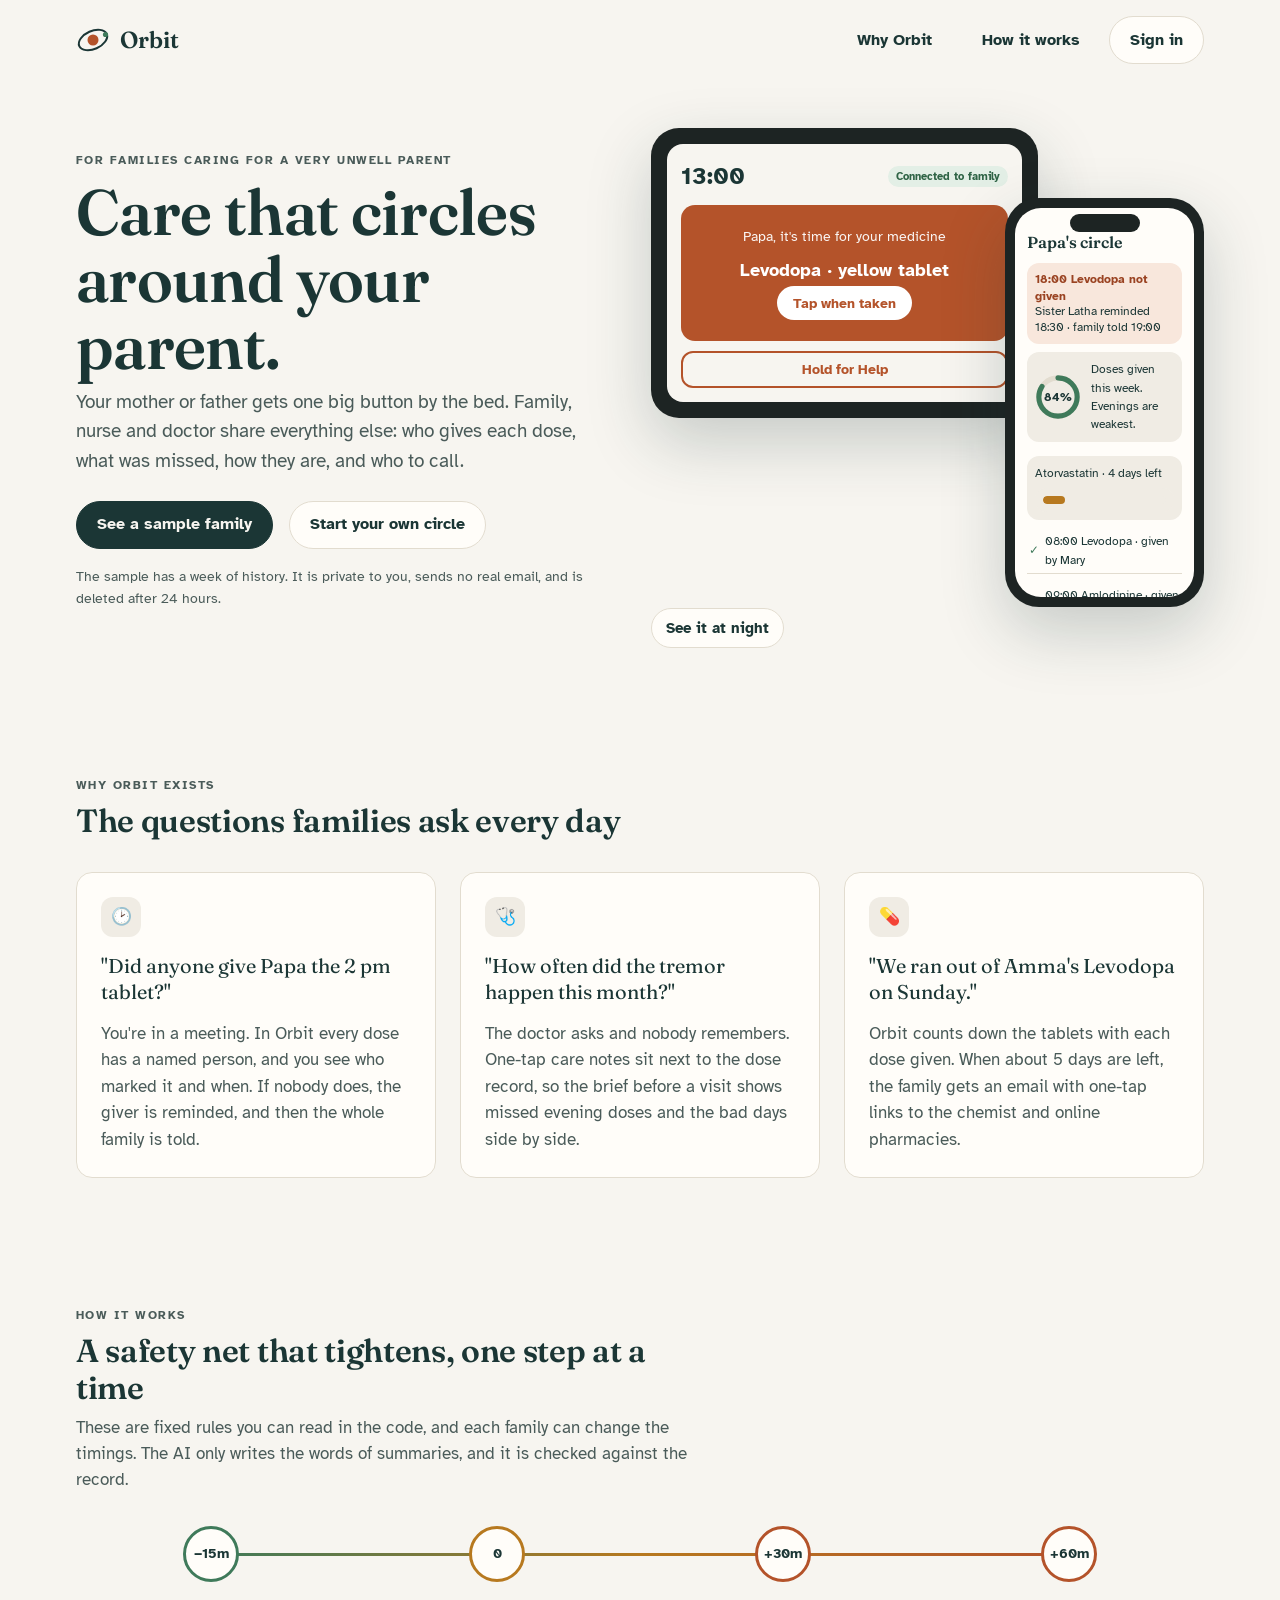
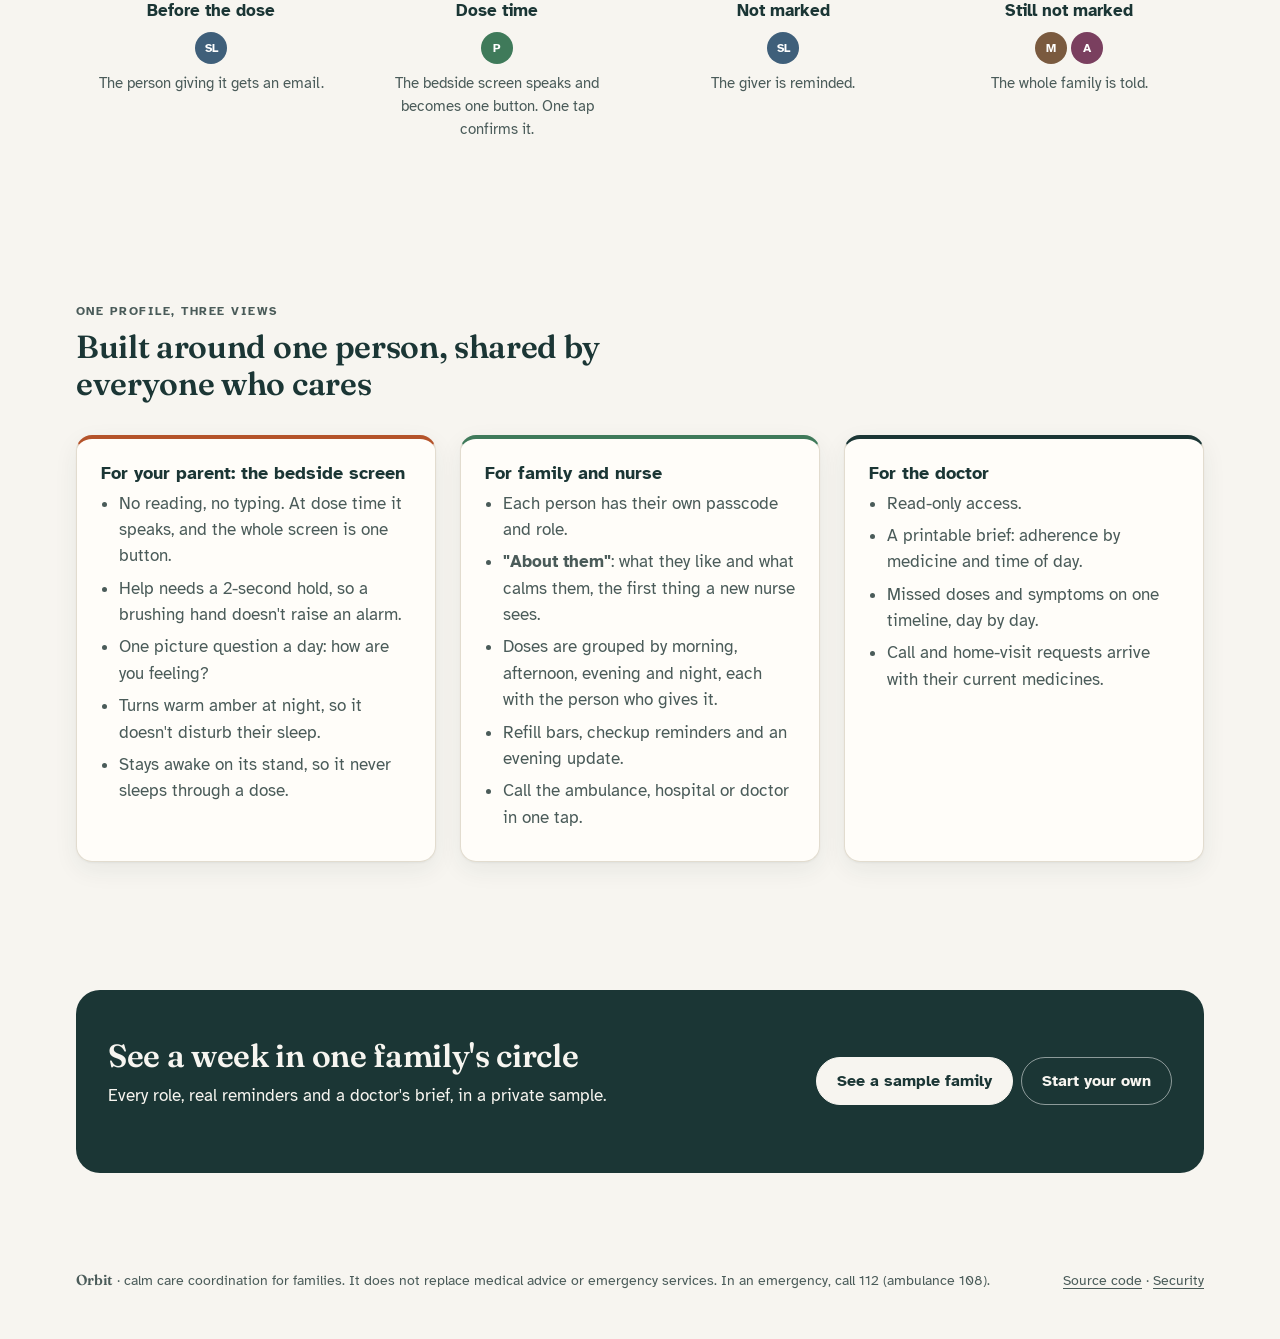
<file: static/index.html>
<!doctype html>
<html lang="en">
<head>
  <meta charset="utf-8">
  <meta name="viewport" content="width=device-width, initial-scale=1">
  <title>Orbit · care that circles around your parent</title>
  <meta name="description" content="Orbit keeps a very unwell parent at the centre: a one-button bedside screen for them, and a shared care circle for family, nurse and doctor.">
  <meta property="og:title" content="Orbit · care that circles around your parent">
  <meta property="og:description" content="A one-button bedside screen for a very unwell parent, and one shared record for family, nurse and doctor.">
  <meta property="og:type" content="website">
  <meta property="og:image" content="https://orbit-care.onrender.com/static/og.png">
  <meta name="twitter:card" content="summary_large_image">
  <meta name="theme-color" content="#1b3635">
  <link rel="manifest" href="/static/manifest.json">
  <link rel="preconnect" href="https://fonts.googleapis.com">
  <link rel="preconnect" href="https://fonts.gstatic.com" crossorigin>
  <link rel="stylesheet" href="https://fonts.googleapis.com/css2?family=Atkinson+Hyperlegible:wght@400;700&family=Fraunces:opsz,wght@9..144,500;9..144,600&display=swap">
  <link rel="stylesheet" href="/static/css/orbit.css">
  <link rel="icon" href="/static/favicon.svg" type="image/svg+xml">
</head>
<body>
<a class="skip" href="#main">Skip to content</a>
<div class="wrap">
  <header class="topbar">
    <a class="brand" href="/" aria-label="Orbit home">
      <svg viewBox="0 0 34 34" aria-hidden="true"><ellipse cx="17" cy="17" rx="15" ry="9" fill="none" stroke="currentColor" stroke-width="2" transform="rotate(-24 17 17)"/><circle cx="17" cy="17" r="5.5" fill="#b4532a"/><circle cx="29.5" cy="11.5" r="2.6" fill="#3f7a5a"/></svg>
      Orbit
    </a>
    <nav class="nav" aria-label="Main">
      <a class="btn btn-ghost hide-sm" href="#why">Why Orbit</a>
      <a class="btn btn-ghost hide-sm" href="#how">How it works</a>
      <button type="button" class="btn" data-open="signin-dialog">Sign in</button>
    </nav>
  </header>

  <main id="main">
    <section class="hero" aria-labelledby="headline">
      <div>
        <p class="eyebrow">For families caring for a very unwell parent</p>
        <h1 id="headline">Care that circles around your parent.</h1>
        <p class="lede">Your mother or father gets one big button by the bed. Family, nurse and doctor share everything else: who gives each dose, what was missed, how they are, and who to call.</p>
        <div class="hero-actions">
          <button id="try-demo" class="btn btn-primary" type="button">See a sample family</button>
          <button type="button" class="btn" data-open="start-dialog">Start your own circle</button>
        </div>
        <p class="muted small">The sample has a week of history. It is private to you, sends no real email, and is deleted after 24 hours.</p>
      </div>

      <div class="devices" aria-label="Orbit on a bedside tablet and on a family member's phone">
        <div class="tablet" id="preview-tablet" aria-hidden="true">
          <div class="screen">
            <div class="top"><span class="clock" id="preview-clock">13:00</span><span class="status">Connected to family</span></div>
            <div class="take">
              <span class="who">Papa, it's time for your medicine</span>
              <svg width="56" height="40" viewBox="0 0 56 40" aria-hidden="true"><ellipse cx="28" cy="20" rx="25" ry="16" fill="#f6d36b" stroke="#fff" stroke-width="3"/><path d="M16 20h24" stroke="#c9a23c" stroke-width="2.5" stroke-linecap="round"/></svg>
              <span class="med">Levodopa · yellow tablet</span>
              <span class="cta">Tap when taken</span>
            </div>
            <div class="helpline">Hold for Help</div>
          </div>
        </div>
        <div class="phone" aria-hidden="true">
          <span class="notch"></span>
          <div class="screen">
            <div class="ptitle">Papa's circle</div>
            <div class="alert"><strong>18:00 Levodopa not given</strong> <span>Sister Latha reminded 18:30 · family told 19:00</span></div>
            <div class="ring">
              <svg viewBox="0 0 36 36"><circle cx="18" cy="18" r="15" fill="none" stroke="#e2dccf" stroke-width="4"/><circle cx="18" cy="18" r="15" fill="none" stroke="#3f7a5a" stroke-width="4" stroke-dasharray="79 95" stroke-linecap="round" transform="rotate(-90 18 18)"/><text x="18" y="21.5" text-anchor="middle" font-size="9" font-weight="700" fill="#1b3635">84%</text></svg>
              <span>Doses given this week. Evenings are weakest.</span>
            </div>
            <div class="supply">Atorvastatin · 4 days left<div class="supply"><div class="track"><div class="fill low preview-fill"></div></div></div></div>
            <div class="row-done"><b>✓</b> 08:00 Levodopa · given by Mary</div>
            <div class="row-done"><b>✓</b> 09:00 Amlodipine · given by Mary</div>
            <div class="row-done"><b>✓</b> 13:00 Levodopa · given by Latha</div>
          </div>
        </div>
        <button type="button" class="btn btn-sm toggle-night" id="toggle-night" aria-pressed="false">See it at night</button>
      </div>
    </section>

    <section class="section reveal" id="why" aria-labelledby="moments-title">
      <div class="section-head">
        <p class="eyebrow">Why Orbit exists</p>
        <h2 id="moments-title">The questions families ask every day</h2>
      </div>
      <div class="moments">
        <article class="moment">
          <div class="ico" aria-hidden="true">🕑</div>
          <p class="q">"Did anyone give Papa the 2 pm tablet?"</p>
          <p class="a">You're in a meeting. In Orbit every dose has a named person, and you see who marked it and when. If nobody does, the giver is reminded, and then the whole family is told.</p>
        </article>
        <article class="moment">
          <div class="ico" aria-hidden="true">🩺</div>
          <p class="q">"How often did the tremor happen this month?"</p>
          <p class="a">The doctor asks and nobody remembers. One-tap care notes sit next to the dose record, so the brief before a visit shows missed evening doses and the bad days side by side.</p>
        </article>
        <article class="moment">
          <div class="ico" aria-hidden="true">💊</div>
          <p class="q">"We ran out of Amma's Levodopa on Sunday."</p>
          <p class="a">Orbit counts down the tablets with each dose given. When about 5 days are left, the family gets an email with one-tap links to the chemist and online pharmacies.</p>
        </article>
      </div>
    </section>

    <section class="section reveal" id="how" aria-labelledby="how-title">
      <div class="section-head">
        <p class="eyebrow">How it works</p>
        <h2 id="how-title">A safety net that tightens, one step at a time</h2>
        <p class="muted">These are fixed rules you can read in the code, and each family can change the timings. The AI only writes the words of summaries, and it is checked against the record.</p>
      </div>
      <ol class="timeline" aria-label="What happens around one dose">
        <li class="node">
          <div class="dot">−15m</div>
          <div class="when">Before the dose</div>
          <div class="who"><span class="avatar av-2" title="Sister Latha, the nurse who gives this dose">SL</span></div>
          <p>The person giving it gets an email.</p>
        </li>
        <li class="node">
          <div class="dot">0</div>
          <div class="when">Dose time</div>
          <div class="who"><span class="avatar av-0" title="Papa, at the bedside">P</span></div>
          <p>The bedside screen speaks and becomes one button. One tap confirms it.</p>
        </li>
        <li class="node">
          <div class="dot">+30m</div>
          <div class="when">Not marked</div>
          <div class="who"><span class="avatar av-2" title="Sister Latha is reminded">SL</span></div>
          <p>The giver is reminded.</p>
        </li>
        <li class="node">
          <div class="dot">+60m</div>
          <div class="when">Still not marked</div>
          <div class="who"><span class="avatar av-1" title="Mary, his wife">M</span><span class="avatar av-3" title="Arun, his son">A</span></div>
          <p>The whole family is told.</p>
        </li>
      </ol>
    </section>

    <section class="section reveal" aria-labelledby="roles-title">
      <div class="section-head">
        <p class="eyebrow">One profile, three views</p>
        <h2 id="roles-title">Built around one person, shared by everyone who cares</h2>
      </div>
      <div class="roles">
        <article class="card role him">
          <h3>For your parent: the bedside screen</h3>
          <ul>
            <li>No reading, no typing. At dose time it speaks, and the whole screen is one button.</li>
            <li>Help needs a 2-second hold, so a brushing hand doesn't raise an alarm.</li>
            <li>One picture question a day: how are you feeling?</li>
            <li>Turns warm amber at night, so it doesn't disturb their sleep.</li>
            <li>Stays awake on its stand, so it never sleeps through a dose.</li>
          </ul>
        </article>
        <article class="card role circle">
          <h3>For family and nurse</h3>
          <ul>
            <li>Each person has their own passcode and role.</li>
            <li><strong>"About them"</strong>: what they like and what calms them, the first thing a new nurse sees.</li>
            <li>Doses are grouped by morning, afternoon, evening and night, each with the person who gives it.</li>
            <li>Refill bars, checkup reminders and an evening update.</li>
            <li>Call the ambulance, hospital or doctor in one tap.</li>
          </ul>
        </article>
        <article class="card role">
          <h3>For the doctor</h3>
          <ul>
            <li>Read-only access.</li>
            <li>A printable brief: adherence by medicine and time of day.</li>
            <li>Missed doses and symptoms on one timeline, day by day.</li>
            <li>Call and home-visit requests arrive with their current medicines.</li>
          </ul>
        </article>
      </div>
    </section>

    <section class="section reveal" aria-label="Get started">
      <div class="cta-band">
        <div>
          <h2>See a week in one family's circle</h2>
          <p>Every role, real reminders and a doctor's brief, in a private sample.</p>
        </div>
        <div class="row">
          <button type="button" class="btn" id="try-demo-2">See a sample family</button>
          <button type="button" class="btn btn-outline" data-open="start-dialog">Start your own</button>
        </div>
      </div>
    </section>
  </main>

  <footer>
    <div class="spread">
      <span><strong class="serif">Orbit</strong> · calm care coordination for families. It does not replace medical advice or emergency services. In an emergency, call 112 (ambulance 108).</span>
      <span><a href="https://github.com/JannetEkka/orbit-care">Source code</a> · <a href="https://github.com/JannetEkka/orbit-care#security">Security</a></span>
    </div>
  </footer>
</div>

<dialog id="signin-dialog" aria-labelledby="signin-title">
  <form id="signin" novalidate>
    <div class="dialog-head">
      <h2 id="signin-title">Sign in</h2>
      <button type="button" class="close btn-ghost" data-close aria-label="Close">✕</button>
    </div>
    <p class="muted">Each person in the circle has their own passcode.</p>
    <label for="login-code">Orbit code</label>
    <input id="login-code" name="orbit_code" autocomplete="username" maxlength="8" autocapitalize="characters" required>
    <label for="login-pass">Your passcode</label>
    <input id="login-pass" name="passcode" type="password" inputmode="numeric" autocomplete="current-password" maxlength="12" required>
    <p class="error" id="login-error" role="alert"></p>
    <div class="form-actions"><button class="btn btn-primary btn-block" type="submit">Sign in</button></div>
  </form>
</dialog>

<dialog id="start-dialog" aria-labelledby="start-title">
  <form id="start" novalidate>
    <div class="dialog-head">
      <h2 id="start-title">Start a circle</h2>
      <button type="button" class="close btn-ghost" data-close aria-label="Close">✕</button>
    </div>
    <div class="steps" aria-hidden="true"><span class="on"></span><span></span><span></span></div>
    <p class="sr-only" id="step-label" aria-live="polite">Step 1 of 3</p>

    <div data-step="1">
      <h3>Who are we caring for?</h3>
      <label for="start-elder">Their name</label>
      <input id="start-elder" name="elder_name" placeholder="e.g. Mrs. Rao or Mr. Thomas" maxlength="80" required>
      <p class="hint">Later you can add what they like to be called, such as "Amma" or "Papa".</p>
    </div>
    <div data-step="2" class="hidden">
      <h3>You lead the circle</h3>
      <label for="start-you">Your name</label>
      <input id="start-you" name="your_name" maxlength="80" autocomplete="name" required>
      <label for="start-email">Your email</label>
      <input id="start-email" name="your_email" type="email" maxlength="254" autocomplete="email">
      <p class="hint">Reminders and missed-dose alerts come here.</p>
    </div>
    <div data-step="3" class="hidden">
      <h3>Choose your passcode</h3>
      <label for="start-pass">6 to 12 digits, only for you</label>
      <input id="start-pass" name="passcode" type="password" inputmode="numeric" autocomplete="new-password" maxlength="12" required>
      <div class="pin" aria-hidden="true" id="pin-dots"></div>
      <p class="hint">Not a simple run like 123456. Each person you add later gets their own.</p>
    </div>
    <div data-step="done" class="hidden">
      <h3>Your circle is ready</h3>
      <p>Your orbit code is</p>
      <p><span class="bigcode" id="new-code"></span></p>
      <p class="muted">Share the code with family, the nurse and the doctor. Then add each of them under People &amp; settings with their own passcode.</p>
    </div>

    <p class="error" id="start-error" role="alert"></p>
    <div class="form-actions">
      <button type="button" class="btn" id="step-back">Back</button>
      <button type="submit" class="btn btn-primary" id="step-next">Next</button>
    </div>
  </form>
</dialog>

<dialog id="demo-dialog" aria-labelledby="demo-title">
  <div class="dialog-head">
    <h2 id="demo-title">Papa's circle is ready</h2>
    <button type="button" class="close btn-ghost" data-close aria-label="Close">✕</button>
  </div>
  <p>This sample is Papa (Mr. Thomas), who has Parkinson's. You are signed in as <strong>Mary, his wife</strong>. Orbit code <code class="bigcode" id="demo-code"></code></p>
  <p class="muted small">Switch between every view in one tap from the bar at the bottom of the sample. The passcodes, if you want them:</p>
  <div class="codes" id="demo-codes"></div>
  <div class="form-actions">
    <a class="btn btn-primary" href="/circle">Open Mary's view</a>
    <a class="btn" href="/bedside">See Papa's bedside screen</a>
    <button type="button" class="btn" id="demo-doctor">See the doctor's brief</button>
  </div>
</dialog>

<script src="/static/js/common.js"></script>
<script src="/static/js/index.js"></script>
</body>
</html>
</file>
<file: static/css/orbit.css>
/* Orbit design system
   Warm home, not hospital. Cream paper, forest-slate ink, sage for "done", terracotta for
   "needs someone now" (the only alarm colour). 8pt spacing, 3 elevations, fixed radii. */
:root {
  --bg: #f7f5f0;
  --surface: #fffdf9;
  --surface-2: #f0ece4;
  --ink: #1b3635;
  --ink-2: #4a5b59;
  --line: #e2dccf;
  --sage: #3f7a5a;
  --sage-soft: #e3efe6;
  --terra: #b4532a;
  --terra-soft: #f8e7dc;
  --amber: #b7791f;
  --amber-soft: #f8edd5;
  /* text-safe shades: every pairing below is at least 4.5:1 (WCAG AA) */
  --terra-text: #9a4322;
  --sage-text: #2f6446;
  --amber-text: #8a5a12;
  /* fills that carry white text: at least 4.5:1 in both themes */
  --terra-strong: #b4532a;
  --sage-strong: #3f7a5a;
  --focus: #2459c4;

  --s1: 8px; --s2: 16px; --s3: 24px; --s4: 32px; --s6: 48px; --s8: 64px;
  --r-card: 16px; --r-ctl: 12px; --r-pill: 999px;
  --e1: 0 1px 2px rgba(27, 54, 53, .06);
  --e2: 0 1px 2px rgba(27, 54, 53, .05), 0 8px 24px rgba(27, 54, 53, .07);
  --e3: 0 24px 64px rgba(27, 54, 53, .22);

  --serif: "Fraunces", Georgia, "Times New Roman", serif;
  --sans: "Atkinson Hyperlegible", "Segoe UI", system-ui, -apple-system, Roboto, Arial, sans-serif;
  color-scheme: light;
}
@media (prefers-color-scheme: dark) {
  :root:not([data-theme="light"]) {
    --bg: #121a19; --surface: #1a2423; --surface-2: #22302e; --ink: #eef2ee; --ink-2: #b4c2bf; --line: #2f3e3c;
    --sage: #7cc39a; --sage-soft: #1e3328; --terra: #f0956b; --terra-soft: #3a2419; --amber: #e8b35a; --amber-soft: #36291a;
    --terra-text: #f0956b; --sage-text: #7cc39a; --amber-text: #e8b35a;
    --terra-strong: #9a4322; --sage-strong: #2f6446;
    --focus: #8fb2ff; color-scheme: dark;
  }
}
:root[data-theme="dark"] {
  --bg: #121a19; --surface: #1a2423; --surface-2: #22302e; --ink: #eef2ee; --ink-2: #b4c2bf; --line: #2f3e3c;
  --sage: #7cc39a; --sage-soft: #1e3328; --terra: #f0956b; --terra-soft: #3a2419; --amber: #e8b35a; --amber-soft: #36291a;
  --terra-text: #f0956b; --sage-text: #7cc39a; --amber-text: #e8b35a;
  --terra-strong: #9a4322; --sage-strong: #2f6446;
  --focus: #8fb2ff; color-scheme: dark;
}

/* ---------- base ---------- */
* { box-sizing: border-box; }
html { -webkit-text-size-adjust: 100%; scroll-behavior: smooth; }
body { margin: 0; background: var(--bg); color: var(--ink); font: 17px/1.55 var(--sans); }
a { color: inherit; text-underline-offset: 3px; }
h1, h2, h3 { margin: 0 0 var(--s1); line-height: 1.15; }
h1, h2, .serif { font-family: var(--serif); font-weight: 600; letter-spacing: -.01em; }
h1 { font-size: clamp(2.4rem, 6vw, 4rem); line-height: 1.05; }
h2 { font-size: clamp(1.5rem, 3vw, 2rem); }
h3 { font-size: 1.1rem; font-family: var(--sans); font-weight: 700; }
p { margin: 0 0 var(--s2); }
.muted { color: var(--ink-2); }
.small { font-size: .9rem; }
.hidden { display: none !important; }
.sr-only { position: absolute; width: 1px; height: 1px; overflow: hidden; clip: rect(0 0 0 0); white-space: nowrap; }
.skip { position: absolute; left: -999px; top: 0; background: var(--surface); padding: var(--s1) var(--s2); z-index: 100; }
.skip:focus { left: var(--s2); }
:focus-visible { outline: 3px solid var(--focus); outline-offset: 3px; border-radius: 8px; }
.wrap { max-width: 1160px; margin: 0 auto; padding: 0 var(--s2); }
.eyebrow { text-transform: uppercase; letter-spacing: .12em; font-size: .78rem; font-weight: 700; color: var(--ink-2); margin-bottom: var(--s1); }

/* ---------- surfaces ---------- */
.card { background: var(--surface); border: 1px solid var(--line); border-radius: var(--r-card); box-shadow: var(--e2); padding: var(--s3); }
.card.flat { box-shadow: none; }
.grid { display: grid; gap: var(--s3); }
.row { display: flex; gap: var(--s1); flex-wrap: wrap; align-items: center; }
.spread { display: flex; justify-content: space-between; align-items: center; gap: var(--s2); flex-wrap: wrap; }
.stack > * + * { margin-top: var(--s2); }

/* ---------- controls ---------- */
button, .btn {
  font: inherit; font-weight: 700; font-size: 1rem; border-radius: var(--r-pill); border: 1.5px solid var(--line);
  background: var(--surface); color: var(--ink); padding: 10px 20px; min-height: 48px; cursor: pointer;
  text-decoration: none; display: inline-flex; align-items: center; justify-content: center; gap: var(--s1);
  transition: transform .12s ease, background-color .2s ease, border-color .2s ease, box-shadow .2s ease;
}
button:hover, .btn:hover { border-color: var(--ink-2); }
button:active, .btn:active { transform: scale(.98); }
button[disabled] { opacity: .55; cursor: not-allowed; }
.btn-primary { background: var(--ink); color: var(--bg); border-color: var(--ink); }
.btn-primary:hover { box-shadow: var(--e2); border-color: var(--ink); }
.btn-terra { background: var(--terra-strong); color: #fff; border-color: var(--terra-strong); }
.btn-sage { background: var(--sage-strong); color: #fff; border-color: var(--sage-strong); }
.btn-ghost { background: transparent; border-color: transparent; }
.btn-ghost:hover { background: var(--surface-2); border-color: transparent; }
.btn-sm { min-height: 40px; padding: 6px 14px; font-size: .92rem; }
.btn-block { width: 100%; }
label { display: block; font-weight: 700; margin: var(--s2) 0 6px; }
input, select, textarea {
  font: inherit; width: 100%; padding: 12px 14px; border-radius: var(--r-ctl); border: 1.5px solid var(--line);
  background: var(--surface); color: var(--ink); min-height: 48px;
}
input:focus, select:focus, textarea:focus { border-color: var(--ink-2); }
textarea { min-height: 96px; resize: vertical; }
fieldset { border: 1.5px solid var(--line); border-radius: var(--r-ctl); padding: var(--s1) var(--s2) var(--s2); margin: var(--s2) 0 0; }
legend { font-weight: 700; padding: 0 6px; }
.form-actions { margin-top: var(--s3); display: flex; gap: var(--s1); flex-wrap: wrap; }
.error { color: var(--terra-text); font-weight: 700; min-height: 1.5em; margin: var(--s1) 0 0; }
.hint { color: var(--ink-2); font-size: .9rem; margin-top: 6px; }
.notice { background: var(--amber-soft); border-radius: var(--r-ctl); padding: 12px var(--s2); display: flex; gap: var(--s1); align-items: flex-start; }

/* chips, avatars, pills */
.chip { display: inline-flex; align-items: center; gap: 6px; font-size: .82rem; font-weight: 700; padding: 3px 10px; border-radius: var(--r-pill); background: var(--surface-2); color: var(--ink-2); }
.chip.given { background: var(--sage-soft); color: var(--sage-text); }
.chip.due, .chip.missed { background: var(--terra-soft); color: var(--terra-text); }
.chip.skipped { background: var(--surface-2); color: var(--ink-2); }
.chip.upcoming { background: transparent; border: 1px solid var(--line); }
.avatar { width: 32px; height: 32px; border-radius: 50%; display: inline-grid; place-items: center; font-size: .78rem; font-weight: 700; color: #fff; flex: none; }
.av-0 { background: #3f7a5a; } .av-1 { background: #7a5a3f; } .av-2 { background: #3f5f7a; } .av-3 { background: #7a3f5f; } .av-4 { background: #5f7a3f; } .av-5 { background: #6b5b95; }
.tablet-icon { flex: none; }

.tagpick { display: flex; flex-wrap: wrap; gap: var(--s1); }
.tagpick label { margin: 0; font-weight: 500; }
.tagpick input { position: absolute; opacity: 0; width: 1px; height: 1px; }
.tagpick span { display: inline-flex; align-items: center; padding: 8px 16px; border: 1.5px solid var(--line); border-radius: var(--r-pill); cursor: pointer; min-height: 44px; background: var(--surface); }
.tagpick input:checked + span { background: var(--ink); color: var(--bg); border-color: var(--ink); }
.tagpick input:focus-visible + span { outline: 3px solid var(--focus); outline-offset: 2px; }

/* ---------- top bar ---------- */
.topbar { display: flex; align-items: center; justify-content: space-between; gap: var(--s2); padding: var(--s2) 0; }
.brand { display: inline-flex; align-items: center; gap: 10px; font-family: var(--serif); font-weight: 600; font-size: 1.45rem; text-decoration: none; }
.brand svg { width: 34px; height: 34px; }
.nav { display: flex; gap: var(--s1); align-items: center; }

/* ---------- landing ---------- */
.hero { display: grid; grid-template-columns: 1fr 1.05fr; gap: var(--s6); align-items: center; padding: var(--s6) 0 var(--s8); }
.hero .lede { font-size: 1.2rem; color: var(--ink-2); max-width: 32rem; }
.hero-actions { display: flex; gap: var(--s2); flex-wrap: wrap; margin: var(--s3) 0 var(--s2); }
.devices { position: relative; min-height: 520px; }
.tablet {
  position: absolute; left: 0; top: 0; width: 70%; aspect-ratio: 4 / 3; background: #1d2423; border-radius: 28px;
  padding: 16px; box-shadow: var(--e3);
}
.tablet .screen { height: 100%; border-radius: 16px; background: #f7f5f0; display: flex; flex-direction: column; padding: 14px; gap: 10px; overflow: hidden; transition: background-color .4s ease; }
.tablet .top { display: flex; justify-content: space-between; align-items: center; color: #1b3635; }
.tablet .clock { font-family: var(--sans); font-weight: 700; font-size: 1.5rem; }
.tablet .status { font-size: .7rem; font-weight: 700; color: var(--sage-text); background: var(--sage-soft); border-radius: 99px; padding: 2px 8px; }
.tablet .take { flex: 1; border-radius: 14px; background: #b4532a; color: #fff; display: flex; flex-direction: column; align-items: center; justify-content: center; gap: 6px; text-align: center; animation: breathe 3.2s ease-in-out infinite; }
.tablet .take .who { font-size: .85rem; opacity: .95; }
.tablet .take .med { font-weight: 700; font-size: 1.15rem; }
.tablet .take .cta { background: #fff; color: #b4532a; border-radius: 99px; font-weight: 700; padding: 6px 16px; font-size: .9rem; }
.tablet .helpline { border: 2px solid #b4532a; color: #b4532a; border-radius: 12px; text-align: center; font-weight: 700; padding: 6px; font-size: .85rem; }
.tablet.night .screen { background: #1a1410; }
.tablet.night .top { color: #f2b56b; }
.tablet.night .take { background: #3a2612; color: #f2b56b; animation: none; }
.tablet.night .take .cta { background: #f2b56b; color: #1a1410; }
.tablet.night .helpline { border-color: #f2b56b; color: #f2b56b; }
.tablet.night .status { background: #2a2018; color: #f2b56b; }
.phone {
  position: absolute; right: 0; top: 70px; width: 36%; max-width: 230px; aspect-ratio: 9 / 18.5; background: #1d2423; border-radius: 34px;
  padding: 10px; box-shadow: var(--e3);
}
.phone .screen { height: 100%; border-radius: 26px; background: var(--surface); padding: 22px 12px 12px; display: flex; flex-direction: column; gap: 8px; overflow: hidden; color: var(--ink); }
.phone .notch { position: absolute; top: 16px; left: 50%; transform: translateX(-50%); width: 70px; height: 18px; border-radius: 99px; background: #1d2423; }
.phone .ptitle { font-family: var(--serif); font-weight: 600; font-size: 1rem; }
.phone .alert { background: var(--terra-soft); color: var(--ink); border-radius: 12px; padding: 8px; font-size: .74rem; line-height: 1.35; }
.phone .alert strong { color: var(--terra-text); display: block; font-size: .78rem; }
.phone .ring { display: flex; align-items: center; gap: 10px; background: var(--surface-2); border-radius: 12px; padding: 8px; font-size: .74rem; }
.phone .ring svg { width: 46px; height: 46px; flex: none; }
.phone .supply { font-size: .74rem; background: var(--surface-2); border-radius: 12px; padding: 8px; }
.toggle-night { position: absolute; left: 0; bottom: 0; }
.phone .row-done { display: flex; align-items: center; gap: 6px; font-size: .74rem; padding: 4px 2px; border-bottom: 1px solid var(--line); }
.phone .row-done:last-child { border-bottom: none; }
.phone .row-done b { color: var(--sage); }

.section { padding: var(--s8) 0; }
.section-head { max-width: 40rem; margin-bottom: var(--s4); }
.moments { display: grid; grid-template-columns: repeat(3, 1fr); gap: var(--s3); }
.moment { background: var(--surface); border-radius: var(--r-card); padding: var(--s3); border: 1px solid var(--line); }
.moment .q { font-family: var(--serif); font-size: 1.25rem; line-height: 1.3; margin-bottom: var(--s2); }
.moment .a { color: var(--ink-2); margin: 0; }
.moment .ico { width: 40px; height: 40px; border-radius: 12px; display: grid; place-items: center; background: var(--surface-2); margin-bottom: var(--s2); }

.timeline { position: relative; display: grid; grid-template-columns: repeat(4, 1fr); gap: var(--s2); margin-top: var(--s4); }
.timeline::before { content: ""; position: absolute; top: 27px; left: 12%; right: 12%; height: 3px; background: linear-gradient(90deg, var(--sage), var(--amber), var(--terra)); border-radius: 3px; }
.node { position: relative; text-align: center; padding: 0 var(--s1); }
.node .dot { width: 56px; height: 56px; border-radius: 50%; margin: 0 auto var(--s2); display: grid; place-items: center; background: var(--surface); border: 3px solid var(--sage); font-weight: 700; font-size: .85rem; position: relative; z-index: 1; }
.node:nth-child(2) .dot { border-color: var(--amber); }
.node:nth-child(3) .dot, .node:nth-child(4) .dot { border-color: var(--terra); }
.node .when { font-weight: 700; }
.node .who { display: flex; justify-content: center; gap: 4px; margin: var(--s1) 0; }
.node p { color: var(--ink-2); font-size: .92rem; }

.roles { display: grid; grid-template-columns: repeat(3, 1fr); gap: var(--s3); }
.role { border-top: 4px solid var(--ink); }
.role.him { border-top-color: var(--terra); }
.role.circle { border-top-color: var(--sage); }
.role ul { padding-left: 1.1rem; margin: 0; color: var(--ink-2); }
.role li { margin-bottom: 6px; }
.cta-band { background: var(--ink); color: var(--bg); border-radius: 24px; padding: var(--s6) var(--s4); display: flex; justify-content: space-between; align-items: center; gap: var(--s3); flex-wrap: wrap; }
.cta-band h2 { color: var(--bg); }
.cta-band .btn { background: var(--bg); color: var(--ink); border-color: var(--bg); }
.cta-band .btn.btn-outline { background: transparent; color: var(--bg); border-color: rgba(255, 255, 255, .5); }
footer { padding: var(--s4) 0 var(--s6); color: var(--ink-2); font-size: .9rem; }

/* dialogs and the start wizard */
dialog { border: none; border-radius: 20px; padding: var(--s4); max-width: 520px; width: calc(100% - 32px); background: var(--surface); color: var(--ink); box-shadow: var(--e3); }
dialog::backdrop { background: rgba(18, 26, 25, .5); backdrop-filter: blur(2px); }
.dialog-head { display: flex; justify-content: space-between; align-items: flex-start; gap: var(--s2); margin-bottom: var(--s1); }
.close { min-height: 40px; width: 40px; padding: 0; border-color: transparent; }
.steps { display: flex; gap: 6px; margin-bottom: var(--s3); }
.steps span { flex: 1; height: 6px; border-radius: 99px; background: var(--surface-2); transition: background-color .3s; }
.steps span.on { background: var(--sage); }
.pin { display: flex; gap: var(--s1); justify-content: center; margin: var(--s2) 0; }
.pin span { width: 18px; height: 18px; border-radius: 50%; border: 2px solid var(--ink-2); transition: background-color .15s; }
.pin span.on { background: var(--ink); border-color: var(--ink); }
.codes { display: grid; grid-template-columns: 1fr auto; gap: 10px var(--s2); align-items: center; margin: var(--s2) 0; }
.codes code, .bigcode { font-family: var(--sans); font-weight: 700; letter-spacing: .12em; font-size: 1.1rem; background: var(--surface-2); padding: 4px 10px; border-radius: 8px; }
.bigcode { font-size: 1.6rem; display: inline-block; margin: var(--s1) 0; }

/* ---------- care circle ---------- */
.tabs { display: flex; gap: 4px; overflow-x: auto; padding: 4px; background: var(--surface-2); border-radius: var(--r-pill); margin-bottom: var(--s3); scrollbar-width: none; }
.tabs button { border: none; background: transparent; white-space: nowrap; min-height: 44px; padding: 8px 16px; color: var(--ink-2); }
.tabs button[aria-selected="true"] { background: var(--surface); color: var(--ink); box-shadow: var(--e1); }
.dash { display: grid; gap: var(--s3); grid-template-columns: minmax(0, 2fr) minmax(0, 1fr); align-items: start; }
.greet { margin: var(--s2) 0 var(--s3); }
.greet h1 { font-size: clamp(1.8rem, 4vw, 2.6rem); }
.progress-line { display: flex; gap: var(--s2); align-items: center; flex-wrap: wrap; }
.block { margin-top: var(--s3); }
.block:first-of-type { margin-top: var(--s1); }
.block-head { display: flex; align-items: center; gap: var(--s1); font-weight: 700; color: var(--ink-2); text-transform: uppercase; letter-spacing: .08em; font-size: .78rem; margin-bottom: var(--s1); }
.block-head::after { content: ""; flex: 1; height: 1px; background: var(--line); }
.dose { display: grid; grid-template-columns: 64px minmax(0, 1fr) auto; gap: var(--s2); align-items: center; padding: 12px; border-radius: var(--r-ctl); transition: background-color .3s ease; }
.dose + .dose { margin-top: 4px; }
.dose .time { font-weight: 700; font-size: 1.1rem; }
.dose .what { display: flex; gap: 10px; align-items: center; flex-wrap: wrap; }
.dose .meta { display: flex; gap: var(--s1); align-items: center; flex-wrap: wrap; margin-top: 4px; font-size: .9rem; color: var(--ink-2); }
.dose .acts { display: flex; gap: var(--s1); flex-wrap: wrap; justify-content: flex-end; }
.dose.state-due, .dose.state-missed { background: var(--terra-soft); }
.dose.state-given { background: transparent; }
.dose.state-given .time, .dose.state-given strong { color: var(--ink-2); }
.dose.flash { background: var(--sage-soft); }
.empty { text-align: center; padding: var(--s4) var(--s2); color: var(--ink-2); }
.empty svg { width: 72px; height: 72px; margin-bottom: var(--s1); }
.empty .btn { margin-top: var(--s2); }
.alert-item { display: flex; gap: 12px; align-items: flex-start; padding: 12px 0; border-bottom: 1px solid var(--line); }
.alert-item:last-child { border-bottom: none; }
.alert-item .ico { width: 36px; height: 36px; border-radius: 10px; display: grid; place-items: center; flex: none; background: var(--terra-soft); color: var(--terra-text); font-weight: 700; }
.alert-item .ico.amber { background: var(--amber-soft); color: var(--amber-text); }
.alert-item .ico.sage { background: var(--sage-soft); color: var(--sage-text); }
.supply { margin-top: 6px; }
.supply .track { height: 8px; border-radius: 99px; background: var(--surface-2); overflow: hidden; }
.supply .fill { height: 100%; border-radius: 99px; background: var(--sage); transition: width .6s ease; }
.supply .fill.low { background: var(--amber); }
.supply .fill.out { background: var(--terra); }
.shortcuts { display: grid; gap: var(--s1); }
.shortcuts .btn { justify-content: flex-start; width: 100%; border-radius: var(--r-ctl); }
details.order { border: 1.5px solid var(--line); border-radius: var(--r-ctl); padding: 10px 14px; }
details.order summary { cursor: pointer; font-weight: 700; }
details.order .row { margin-top: var(--s1); }
.item { padding: var(--s2) 0; border-bottom: 1px solid var(--line); }
.item:last-child { border-bottom: none; }
.stat { font-family: var(--serif); font-size: 3rem; font-weight: 600; line-height: 1; }
.bars { display: grid; gap: 12px; }
.bar { display: grid; grid-template-columns: minmax(7rem, 11rem) 1fr 3.2rem; gap: 12px; align-items: center; font-size: .95rem; }
.bar .track { height: 12px; border-radius: 99px; background: var(--surface-2); overflow: hidden; }
.bar .fill { height: 100%; background: var(--sage); border-radius: 99px; }
.bar .fill.low { background: var(--terra); }
.mail { white-space: pre-wrap; font-size: .92rem; background: var(--surface-2); border-radius: var(--r-ctl); padding: 12px; margin-top: var(--s1); }
details summary { cursor: pointer; font-weight: 700; min-height: 32px; }
table { border-collapse: collapse; width: 100%; font-size: .95rem; }
th, td { text-align: left; padding: 10px 8px; border-bottom: 1px solid var(--line); vertical-align: top; }
dl { margin: 0; } dt { margin-top: var(--s1); } dd { margin: 2px 0 0; color: var(--ink-2); }

/* doctor brief: doses and symptoms on one timeline */
.brief-head { display: flex; justify-content: space-between; gap: var(--s2); flex-wrap: wrap; align-items: flex-start; }
.daygrid { width: 100%; overflow-x: auto; }
.daygrid table { min-width: 560px; }
.daygrid th { font-size: .8rem; color: var(--ink-2); font-weight: 700; }
.daygrid td { border-bottom: 1px solid var(--line); padding: 8px; }
.dots { display: flex; gap: 4px; flex-wrap: wrap; }
.dots i { width: 14px; height: 14px; border-radius: 4px; display: inline-block; background: var(--sage); }
.dots i.missed { background: var(--terra); }
.dots i.skipped { background: var(--ink-2); opacity: .5; }
.dots i.pending { background: transparent; border: 1.5px dashed var(--line); }
.legend { display: flex; gap: var(--s2); flex-wrap: wrap; font-size: .85rem; color: var(--ink-2); margin-top: var(--s1); }
.legend span { display: inline-flex; gap: 6px; align-items: center; }

/* toast with undo */
.toast { position: fixed; left: 50%; bottom: var(--s3); transform: translateX(-50%); background: var(--ink); color: var(--bg); padding: 12px 12px 12px 20px; border-radius: var(--r-pill); z-index: 50; max-width: calc(100% - 32px); display: flex; gap: var(--s2); align-items: center; box-shadow: var(--e3); }
.toast button { min-height: 36px; padding: 4px 14px; background: transparent; color: var(--bg); border-color: rgba(255, 255, 255, .4); }

/* ---------- bedside: one thing at a time ---------- */
.bedside { min-height: 100vh; min-height: 100dvh; display: flex; flex-direction: column; padding: var(--s2); gap: var(--s3); background: var(--bg); color: var(--ink); transition: background-color .6s ease; }
.bedside header { display: flex; justify-content: space-between; align-items: flex-start; gap: var(--s2); }
.bedside .clock { font-size: clamp(2.6rem, 9vw, 4.6rem); font-weight: 700; line-height: 1; }
.bedside .dayname { font-size: clamp(1.15rem, 3.5vw, 1.6rem); color: var(--ink-2); }
.conn { display: inline-flex; align-items: center; gap: 8px; font-weight: 700; font-size: .95rem; padding: 6px 14px; border-radius: var(--r-pill); background: var(--sage-soft); color: var(--sage-text); }
.conn::before { content: ""; width: 10px; height: 10px; border-radius: 50%; background: currentColor; }
.conn.off { background: var(--amber-soft); color: var(--amber-text); }
.stage { flex: 1; display: flex; min-height: 50vh; }
.take {
  position: relative; overflow: hidden; flex: 1; border: none; border-radius: 32px; background: var(--terra-strong); color: #fff;
  display: flex; flex-direction: column; align-items: center; justify-content: center; gap: var(--s2); padding: var(--s3); text-align: center;
}
.take .prompt { font-size: clamp(1.3rem, 4vw, 2rem); font-weight: 700; }
.take .med { font-size: clamp(1.8rem, 6vw, 3.2rem); font-weight: 700; line-height: 1.1; }
.take .how { font-size: clamp(1.1rem, 3vw, 1.4rem); opacity: .95; }
.take .cta { font-size: clamp(1.5rem, 5vw, 2.4rem); background: #fff; color: var(--terra-strong); border-radius: var(--r-pill); padding: 12px 36px; font-weight: 700; }
.take .ripple { position: absolute; border-radius: 50%; background: var(--sage); transform: scale(0); pointer-events: none; }
.take.done .ripple { animation: ripple .9s ease-out forwards; }
.rest { flex: 1; border-radius: 32px; background: var(--surface); border: 1px solid var(--line); display: flex; flex-direction: column; align-items: center; justify-content: center; text-align: center; gap: var(--s1); padding: var(--s3); }
.rest .big { font-size: clamp(1.8rem, 6vw, 3.2rem); font-weight: 700; line-height: 1.15; }
.rest .sub { font-size: clamp(1.15rem, 3.5vw, 1.6rem); color: var(--ink-2); }
.rest .tick { width: 112px; height: 112px; color: var(--sage); }
.rest .tick path { stroke-dasharray: 80; stroke-dashoffset: 0; }
.rest.just-done .tick path { animation: draw .7s .1s ease-out both; }
.feel { display: grid; grid-template-columns: 1fr 1fr; gap: var(--s3); }
.feel button { min-height: 24vh; border-radius: 28px; font-size: clamp(1.5rem, 5vw, 2.2rem); flex-direction: column; gap: var(--s1); border: none; }
.feel svg { width: 84px; height: 84px; }
.feel .good { background: var(--sage-strong); color: #fff; }
.feel .bad { background: #8f5f14; color: #fff; }
.bed-actions { display: grid; grid-template-columns: 1fr; gap: var(--s3); }
.help {
  position: relative; overflow: hidden; min-height: 96px; border-radius: 28px; background: var(--surface); color: var(--terra);
  border: 4px solid var(--terra); font-size: clamp(1.5rem, 5vw, 2.3rem); user-select: none; -webkit-user-select: none; touch-action: manipulation;
}
.help .fillbar { position: absolute; inset: 0; background: var(--terra-soft); transform-origin: left; transform: scaleX(0); }
.help.holding .fillbar { transition: transform 2s linear; transform: scaleX(1); }
.help span { position: relative; }
.help.sent { background: var(--terra); color: #fff; }
.callgrid { display: grid; gap: var(--s3); grid-template-columns: repeat(auto-fit, minmax(240px, 1fr)); }
.callgrid .btn { min-height: 88px; font-size: 1.35rem; border-radius: 24px; }
.top-actions { display: flex; gap: var(--s1); flex-wrap: wrap; justify-content: flex-end; }
.pill-svg { width: 96px; height: 96px; filter: drop-shadow(0 4px 8px rgba(0, 0, 0, .25)); }

/* night mode for the bedside screen: warm amber on charcoal, low glare */
.bedside.night { --bg: #15110d; --surface: #1f1914; --surface-2: #2a221b; --ink: #f2c48a; --ink-2: #c79a63; --line: #3a2f24; --terra: #8a4a22; --sage: #5c7a52; --sage-soft: #24301f; --amber-soft: #2e2416; --sage-text: #b5d6a4; --amber-text: #f2c48a; --terra-text: #f2b07a; --terra-strong: #8a4a22; --sage-strong: #3d5a34; }
.bedside.night .take { background: #3b2412; color: #f2c48a; }
.bedside.night .take .cta { background: #f2c48a; color: #2a1a0c; }
.bedside.night .help { color: #f2c48a; border-color: #8a4a22; }
.bedside.night .feel .good, .bedside.night .feel .bad { background: #2a221b; color: #f2c48a; border: 2px solid #3a2f24; }

@keyframes breathe { 50% { box-shadow: 0 0 0 10px rgba(180, 83, 42, .14); transform: scale(.992); } }
@keyframes ripple { to { transform: scale(1); opacity: .96; } }
@keyframes draw { from { stroke-dashoffset: 80; } }
.bedside .take:not(.done) { animation: breathe 3.2s ease-in-out infinite; }

@media (max-width: 960px) {
  .hero { grid-template-columns: 1fr; gap: var(--s4); padding-top: var(--s3); }
  .devices { min-height: 480px; max-width: 640px; }
  .dash { grid-template-columns: 1fr; }
  .moments, .roles { grid-template-columns: 1fr; }
}
@media (max-width: 640px) {
  .devices { min-height: 400px; }
  .tablet { width: 78%; }
  .phone { width: 40%; top: 60px; }
  .timeline { grid-template-columns: 1fr 1fr; row-gap: var(--s4); }
  .timeline::before { display: none; }
  .dose { grid-template-columns: 52px minmax(0, 1fr); }
  .dose .acts { grid-column: 1 / -1; justify-content: flex-start; }
  .bar { grid-template-columns: 6.5rem 1fr 2.8rem; }
  .card { padding: var(--s2); }
  .cta-band { padding: var(--s4) var(--s3); }
  .nav .hide-sm { display: none; }
  .toast { border-radius: var(--r-card); }
}
@media (prefers-contrast: more) {
  :root { --line: #8a8475; --ink-2: #2c3b3a; }
  .card, button, .btn, input, select, textarea { border-width: 2px; }
}
@media (forced-colors: active) {
  button, .btn, .chip, .take, .help { border: 2px solid ButtonText; }
  .dots i { forced-color-adjust: none; }
}
@media (prefers-reduced-motion: reduce) {
  *, *::before, *::after { animation: none !important; transition: none !important; }
  html { scroll-behavior: auto; }
}
@media print {
  .topbar, .tabs, footer, #banner, .no-print, .toast { display: none !important; }
  body { background: #fff; color: #000; font-size: 12pt; }
  .card { box-shadow: none; border: 1px solid #ccc; break-inside: avoid; }
  section[role="tabpanel"].hidden { display: none !important; }
}

/* small tablet shape used in lists */
.pill-dot { width: 22px; height: 14px; border-radius: 50%; border: 1.5px solid rgba(27, 54, 53, .25); display: inline-block; flex: none; }
.pill-white { background: #fff; } .pill-yellow { background: #f6d36b; } .pill-pink { background: #f3a6c2; }
.pill-blue { background: #8cb8f0; } .pill-green { background: #8fd19e; } .pill-orange { background: #f5a65b; }

/* ---------- motion (all of it switched off by prefers-reduced-motion above) ---------- */
.timeline { list-style: none; padding: 0; }
.reveal { opacity: 0; transform: translateY(24px); transition: opacity .7s ease, transform .7s ease; }
.reveal.in { opacity: 1; transform: none; }
.reveal.in .moment, .reveal.in .node, .reveal.in .role { animation: rise .6s ease both; }
.reveal.in .moment:nth-child(2), .reveal.in .node:nth-child(2), .reveal.in .role:nth-child(2) { animation-delay: .12s; }
.reveal.in .moment:nth-child(3), .reveal.in .node:nth-child(3), .reveal.in .role:nth-child(3) { animation-delay: .24s; }
.reveal.in .node:nth-child(4) { animation-delay: .36s; }
.reveal.in .timeline::before { animation: grow 1.2s ease both; transform-origin: left; }
.hero > div:first-child > * { animation: rise .7s ease both; }
.hero > div:first-child > :nth-child(2) { animation-delay: .08s; }
.hero > div:first-child > :nth-child(3) { animation-delay: .16s; }
.hero > div:first-child > :nth-child(4) { animation-delay: .24s; }
.tablet { animation: float-in .9s .2s ease both; }
.phone { animation: float-in .9s .45s ease both; }
.brand svg circle:last-child { transform-origin: 17px 17px; animation: orbit 9s linear infinite; }
.moment, .role { transition: transform .25s ease, box-shadow .25s ease; }
.moment:hover, .role:hover { transform: translateY(-4px); box-shadow: var(--e2); }
.dose, .alert-item, .item { animation: rise .45s ease both; }
.block:nth-child(2) .dose { animation-delay: .06s; } .block:nth-child(3) .dose { animation-delay: .12s; } .block:nth-child(4) .dose { animation-delay: .18s; }
.toast { animation: toast-in .3s ease both; }
dialog[open] { animation: rise .3s ease both; }
.phone .alert { animation: nudge 4s 1.6s ease-in-out infinite; }
@keyframes rise { from { opacity: 0; transform: translateY(16px); } }
@keyframes float-in { from { opacity: 0; transform: translateY(28px) scale(.98); } }
@keyframes grow { from { transform: scaleX(0); } }
@keyframes orbit { to { transform: rotate(360deg); } }
@keyframes toast-in { from { opacity: 0; transform: translate(-50%, 16px); } }
@keyframes nudge { 0%, 88%, 100% { transform: none; } 92% { transform: translateX(-3px); } 96% { transform: translateX(3px); } }

/* loading */
.spinner { width: 14px; height: 14px; border-radius: 50%; border: 2px solid var(--line); border-top-color: var(--sage); display: inline-block; vertical-align: -2px; animation: orbit .8s linear infinite; }
.shimmer { background: linear-gradient(90deg, transparent 0%, var(--surface-2) 50%, transparent 100%); background-size: 200% 100%; animation: shimmer 1.4s linear infinite; border-radius: 8px; }
@keyframes shimmer { from { background-position: 200% 0; } to { background-position: -200% 0; } }

/* sample view switcher */
.switcher { position: fixed; left: 50%; bottom: 16px; transform: translateX(-50%); z-index: 40; display: flex; gap: 4px; align-items: center; background: var(--ink); color: var(--bg); border-radius: 999px; padding: 6px; box-shadow: var(--e3); max-width: calc(100% - 24px); overflow-x: auto; animation: rise .5s .4s ease both; }
.switcher .label { font-size: .8rem; font-weight: 700; padding: 0 10px; white-space: nowrap; opacity: .8; }
.switcher button { min-height: 40px; padding: 6px 14px; font-size: .88rem; background: transparent; color: var(--bg); border-color: transparent; white-space: nowrap; }
.switcher button:hover { border-color: rgba(255, 255, 255, .35); }
.switcher button.on { background: var(--bg); color: var(--ink); }
body:has(.switcher) footer { padding-bottom: 96px; }
body:has(.switcher) .toast { bottom: 84px; }
</file>
